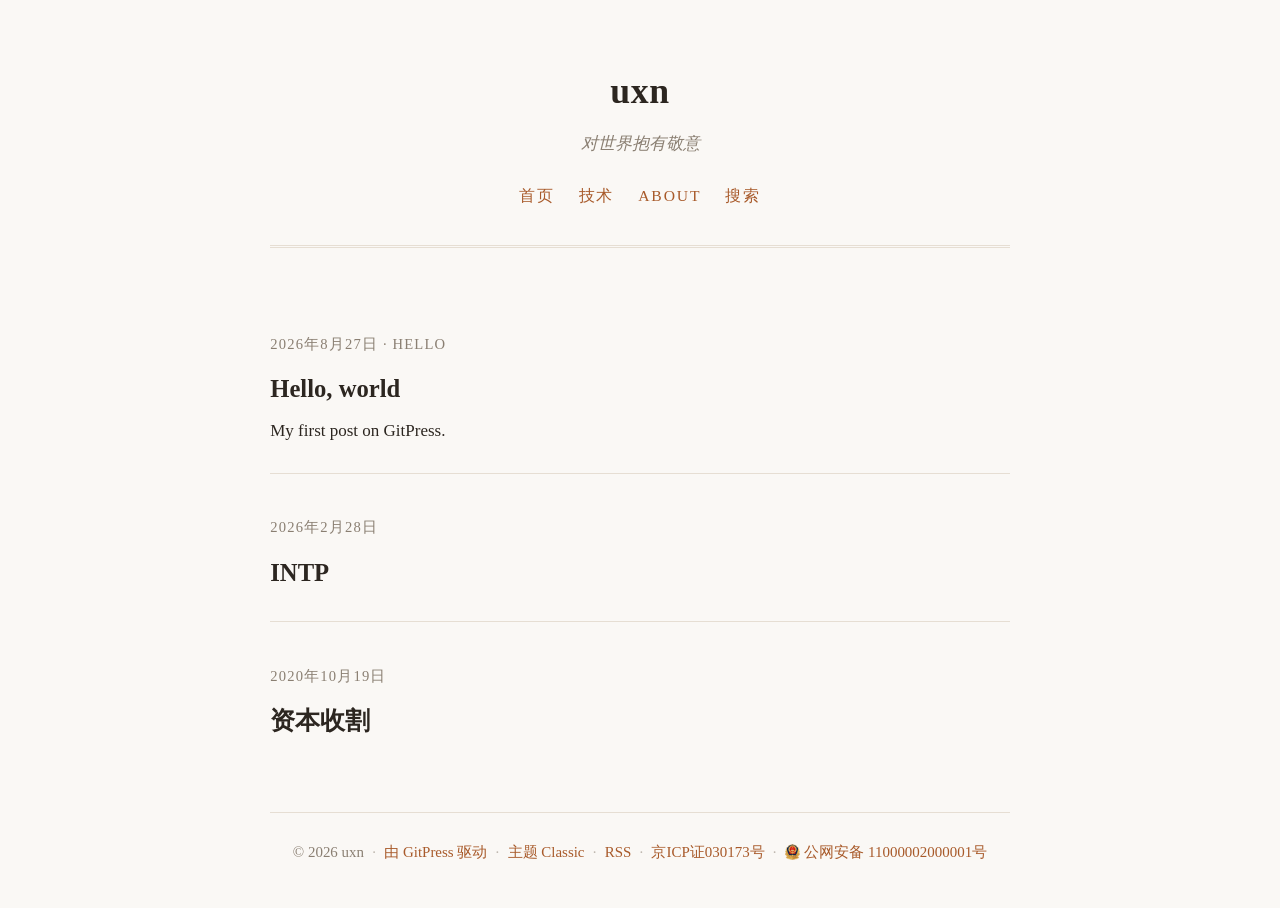
<file: index.html>
<!DOCTYPE html><html lang="zh-CN" style="--accent: #a85a2a"> <head><meta charset="utf-8"><meta name="viewport" content="width=device-width, initial-scale=1"><title>uxn</title><meta name="description" content="对世界抱有敬意"><meta name="generator" content="GitPress"><link rel="canonical" href="https://uxn.cc/"><meta property="og:type" content="website"><meta property="og:title" content="uxn"><meta property="og:description" content="对世界抱有敬意"><meta property="og:url" content="https://uxn.cc/"><meta name="twitter:card" content="summary"><meta name="twitter:title" content="uxn"><meta name="twitter:description" content="对世界抱有敬意"><script type="application/ld+json">{"@context":"https://schema.org","@type":"WebSite","name":"uxn","description":"对世界抱有敬意","url":"https://uxn.cc/"}</script><link rel="alternate" type="application/rss+xml" title="uxn" href="/rss.xml"><link rel="stylesheet" href="/_astro/_page_.W3aUXSeb.css"><script id="gitpress-build-check">(function(){var BUILD_ID="aaa9a08dedea";var META="/gitpress-build.json";var SW="/sw.js";var SCOPE="/";try{if("serviceWorker"in navigator)navigator.serviceWorker.register(SW,{scope:SCOPE});}catch(e){}fetch(META+(META.indexOf("?")>=0?"&":"?")+"t="+Date.now(),{cache:"no-store"}).then(function(r){return r.ok?r.json():null;}).then(function(meta){if(!meta||!meta.id||meta.id===BUILD_ID)return;var key="gp-bust:"+meta.id;try{if(sessionStorage.getItem(key))return;sessionStorage.setItem(key,"1");}catch(e){}if(typeof caches!=="undefined"){caches.keys().then(function(keys){return Promise.all(keys.map(function(k){return caches.delete(k);}));}).finally(function(){location.reload();});}else{location.reload();}}).catch(function(){});})();</script></head> <body> <header class="site-header" data-pagefind-ignore> <div class="site-brand">  <div class="site-brand-copy">  <p class="site-title"> <a href="/">uxn</a> </p> </div> </div> <input type="checkbox" id="nav-toggle" class="nav-toggle-checkbox"> <label for="nav-toggle" class="nav-toggle-label" aria-label="Toggle menu"> <span></span><span></span><span></span> </label> <p class="site-tagline">对世界抱有敬意</p> <nav class="site-nav"> <a href="/"> 首页 </a><a href="/categories/j/"> 技术 </a><a href="/about/"> About </a><a href="/search/"> 搜索 </a> </nav> </header> <main class="site-main"> <article class="post-item"> <p class="post-meta"> 2026年8月27日  · hello </p> <h2> <a href="/posts/hello-world/">Hello, world</a> </h2> <p class="post-excerpt">My first post on GitPress.</p> </article><article class="post-item"> <p class="post-meta"> 2026年2月28日  </p> <h2> <a href="/posts/intp/">INTP</a> </h2>  </article><article class="post-item"> <p class="post-meta"> 2020年10月19日  </p> <h2> <a href="/posts/资本收割/">资本收割</a> </h2>  </article>  </main> <footer class="site-footer" data-pagefind-ignore> <ul class="site-footer-list"> <li> <span>© 2026 uxn</span> </li><li> <a href="https://gitpress.net" target="_blank" rel="generator">  由 GitPress 驱动 </a> </li><li> <a href="https://github.com/tap6/gitpress" target="_blank" rel="noopener noreferrer">  主题 Classic </a> </li><li> <a href="/rss.xml">  RSS </a> </li><li> <a href="https://beian.miit.gov.cn/" target="_blank" rel="noopener noreferrer">  京ICP证030173号 </a> </li><li> <a class="site-footer-gongan" href="https://beian.mps.gov.cn/#/query/webSearch?recordcode=11000002000001" target="_blank" rel="noopener noreferrer"> <img src="[data-uri]" width="15" height="16" alt=""> 公网安备 11000002000001号 </a> </li> </ul> </footer> </body></html>
</file>
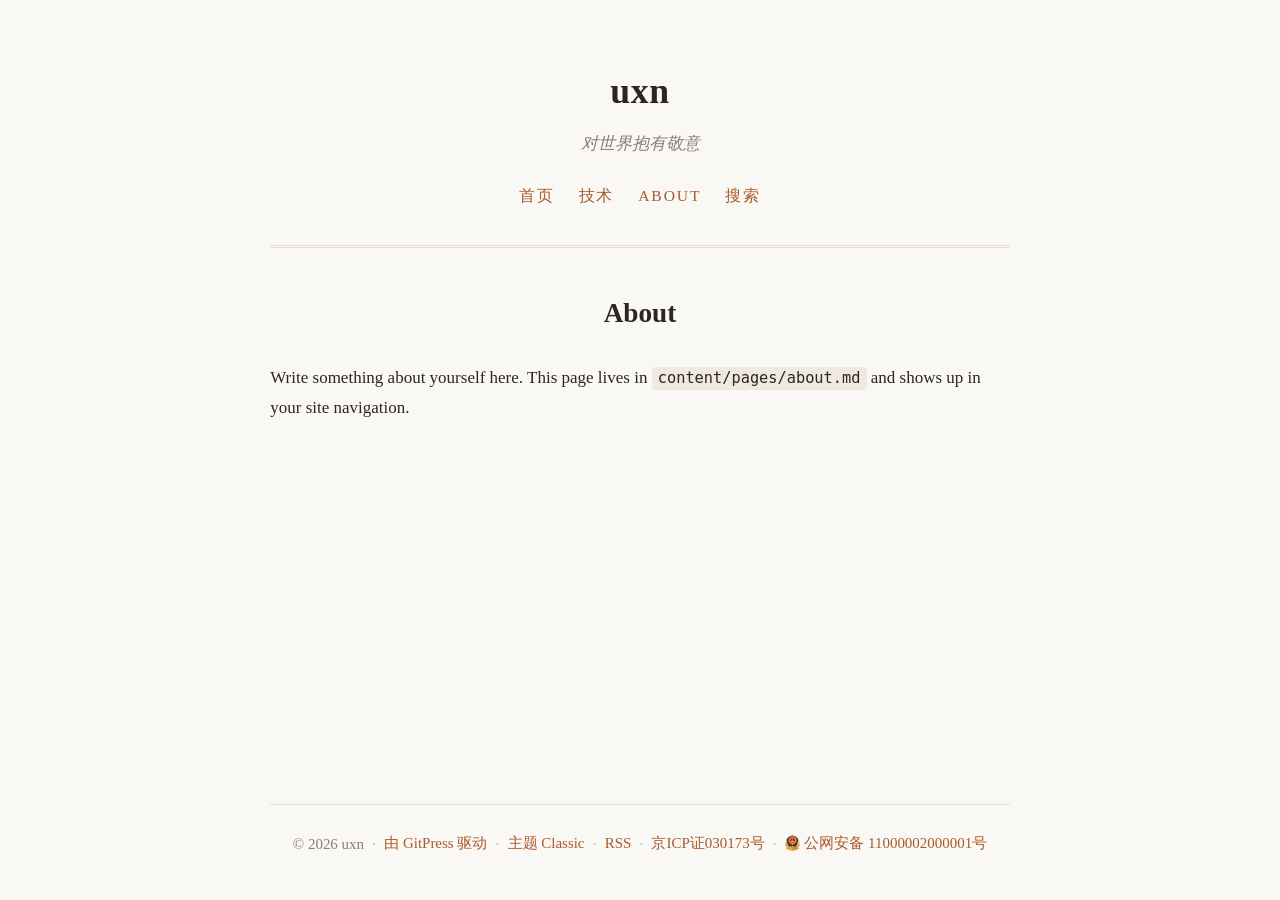
<file: about/index.html>
<!DOCTYPE html><html lang="zh-CN" style="--accent: #a85a2a"> <head><meta charset="utf-8"><meta name="viewport" content="width=device-width, initial-scale=1"><title>About — uxn</title><meta name="description" content="对世界抱有敬意"><meta name="generator" content="GitPress"><link rel="canonical" href="https://uxn.cc/about/"><meta property="og:type" content="website"><meta property="og:title" content="About — uxn"><meta property="og:description" content="对世界抱有敬意"><meta property="og:url" content="https://uxn.cc/about/"><meta name="twitter:card" content="summary"><meta name="twitter:title" content="About — uxn"><meta name="twitter:description" content="对世界抱有敬意"><script type="application/ld+json">{"@context":"https://schema.org","@type":"WebSite","name":"uxn","description":"对世界抱有敬意","url":"https://uxn.cc/"}</script><link rel="alternate" type="application/rss+xml" title="uxn" href="/rss.xml"><link rel="stylesheet" href="/_astro/_page_.W3aUXSeb.css"><script id="gitpress-build-check">(function(){var BUILD_ID="aaa9a08dedea";var META="/gitpress-build.json";var SW="/sw.js";var SCOPE="/";try{if("serviceWorker"in navigator)navigator.serviceWorker.register(SW,{scope:SCOPE});}catch(e){}fetch(META+(META.indexOf("?")>=0?"&":"?")+"t="+Date.now(),{cache:"no-store"}).then(function(r){return r.ok?r.json():null;}).then(function(meta){if(!meta||!meta.id||meta.id===BUILD_ID)return;var key="gp-bust:"+meta.id;try{if(sessionStorage.getItem(key))return;sessionStorage.setItem(key,"1");}catch(e){}if(typeof caches!=="undefined"){caches.keys().then(function(keys){return Promise.all(keys.map(function(k){return caches.delete(k);}));}).finally(function(){location.reload();});}else{location.reload();}}).catch(function(){});})();</script></head> <body> <header class="site-header" data-pagefind-ignore> <div class="site-brand">  <div class="site-brand-copy">  <p class="site-title"> <a href="/">uxn</a> </p> </div> </div> <input type="checkbox" id="nav-toggle" class="nav-toggle-checkbox"> <label for="nav-toggle" class="nav-toggle-label" aria-label="Toggle menu"> <span></span><span></span><span></span> </label> <p class="site-tagline">对世界抱有敬意</p> <nav class="site-nav"> <a href="/"> 首页 </a><a href="/categories/j/"> 技术 </a><a href="/about/"> About </a><a href="/search/"> 搜索 </a> </nav> </header> <main class="site-main">  <article data-pagefind-body> <h1 class="page-heading">About</h1> <div class="prose"> <p>Write something about yourself here. This page lives in <code>content/pages/about.md</code>
and shows up in your site navigation.</p> </div> </article>  </main> <footer class="site-footer" data-pagefind-ignore> <ul class="site-footer-list"> <li> <span>© 2026 uxn</span> </li><li> <a href="https://gitpress.net" target="_blank" rel="generator">  由 GitPress 驱动 </a> </li><li> <a href="https://github.com/tap6/gitpress" target="_blank" rel="noopener noreferrer">  主题 Classic </a> </li><li> <a href="/rss.xml">  RSS </a> </li><li> <a href="https://beian.miit.gov.cn/" target="_blank" rel="noopener noreferrer">  京ICP证030173号 </a> </li><li> <a class="site-footer-gongan" href="https://beian.mps.gov.cn/#/query/webSearch?recordcode=11000002000001" target="_blank" rel="noopener noreferrer"> <img src="[data-uri]" width="15" height="16" alt=""> 公网安备 11000002000001号 </a> </li> </ul> </footer> </body></html>
</file>
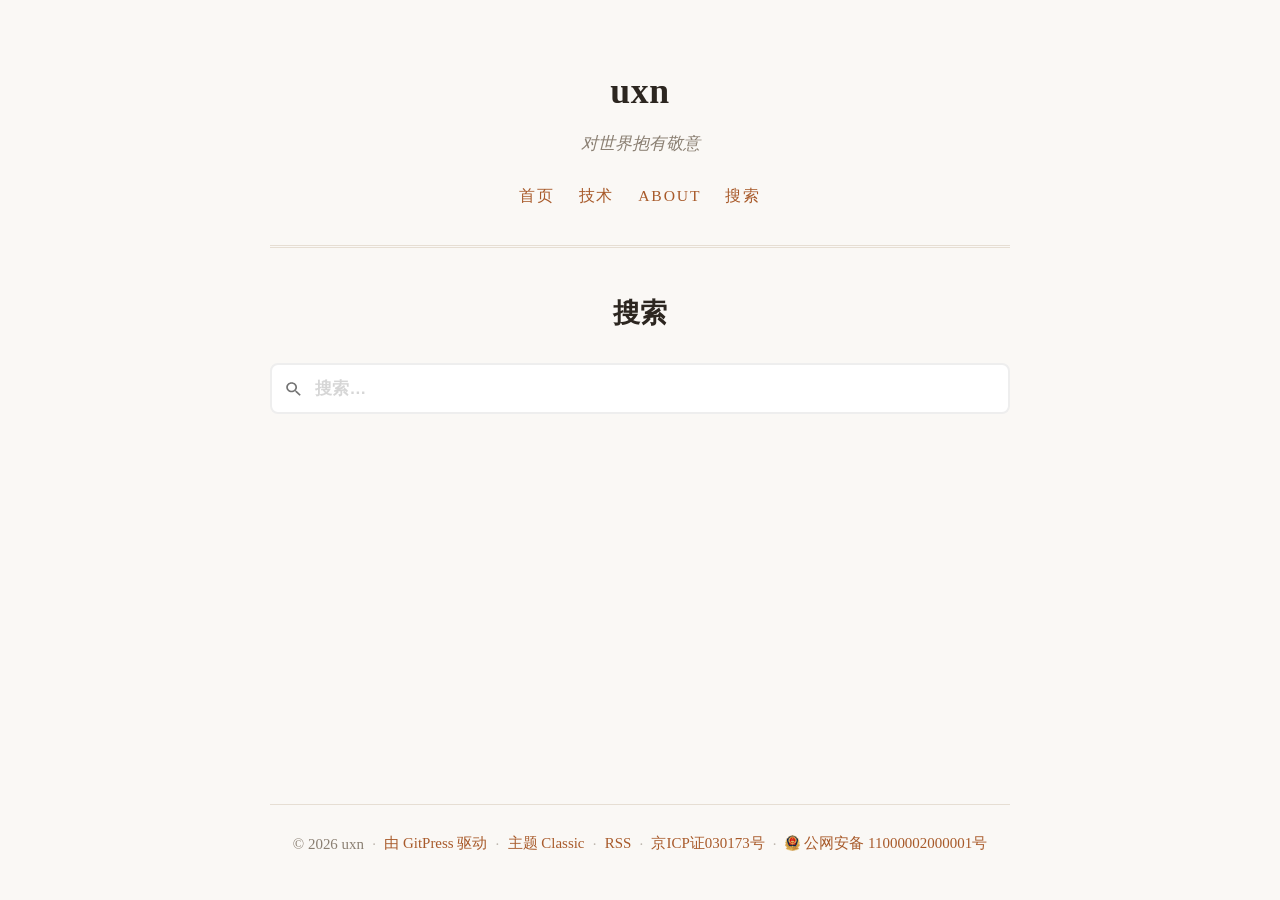
<file: search/index.html>
<!DOCTYPE html><html lang="zh-CN" style="--accent: #a85a2a"> <head><meta charset="utf-8"><meta name="viewport" content="width=device-width, initial-scale=1"><title>搜索 — uxn</title><meta name="description" content="搜索"><meta name="generator" content="GitPress"><link rel="canonical" href="https://uxn.cc/search/"><meta property="og:type" content="website"><meta property="og:title" content="搜索 — uxn"><meta property="og:description" content="搜索"><meta property="og:url" content="https://uxn.cc/search/"><meta name="twitter:card" content="summary"><meta name="twitter:title" content="搜索 — uxn"><meta name="twitter:description" content="搜索"><script type="application/ld+json">{"@context":"https://schema.org","@type":"WebSite","name":"uxn","description":"搜索","url":"https://uxn.cc/"}</script><link rel="alternate" type="application/rss+xml" title="uxn" href="/rss.xml"><link rel="stylesheet" href="/_astro/_page_.W3aUXSeb.css"><script id="gitpress-build-check">(function(){var BUILD_ID="aaa9a08dedea";var META="/gitpress-build.json";var SW="/sw.js";var SCOPE="/";try{if("serviceWorker"in navigator)navigator.serviceWorker.register(SW,{scope:SCOPE});}catch(e){}fetch(META+(META.indexOf("?")>=0?"&":"?")+"t="+Date.now(),{cache:"no-store"}).then(function(r){return r.ok?r.json():null;}).then(function(meta){if(!meta||!meta.id||meta.id===BUILD_ID)return;var key="gp-bust:"+meta.id;try{if(sessionStorage.getItem(key))return;sessionStorage.setItem(key,"1");}catch(e){}if(typeof caches!=="undefined"){caches.keys().then(function(keys){return Promise.all(keys.map(function(k){return caches.delete(k);}));}).finally(function(){location.reload();});}else{location.reload();}}).catch(function(){});})();</script></head> <body> <header class="site-header" data-pagefind-ignore> <div class="site-brand">  <div class="site-brand-copy">  <p class="site-title"> <a href="/">uxn</a> </p> </div> </div> <input type="checkbox" id="nav-toggle" class="nav-toggle-checkbox"> <label for="nav-toggle" class="nav-toggle-label" aria-label="Toggle menu"> <span></span><span></span><span></span> </label> <p class="site-tagline">对世界抱有敬意</p> <nav class="site-nav"> <a href="/"> 首页 </a><a href="/categories/j/"> 技术 </a><a href="/about/"> About </a><a href="/search/"> 搜索 </a> </nav> </header> <main class="site-main">  <article> <h1 class="page-heading">搜索</h1> <div class="site-search" data-pagefind-ignore> <div id="gitpress-search"></div> <p class="search-fallback" id="gitpress-search-fallback" hidden> 搜索暂时不可用。站点完成构建后即可使用。 </p> </div> <link rel="stylesheet" href="/pagefind/pagefind-ui.css"> <script src="/pagefind/pagefind-ui.js"></script> <script>(function(){const bundlePath = "/pagefind/";
const pf = {"placeholder":"搜索…","clear_search":"清除","load_more":"加载更多","search_label":"搜索本站","filters_label":"筛选","zero_results":"没有找到「[SEARCH_TERM]」","many_results":"「[SEARCH_TERM]」的 [COUNT] 条结果","one_result":"「[SEARCH_TERM]」的 [COUNT] 条结果","alt_search":"没有找到「[SEARCH_TERM]」。显示「[DIFFERENT_TERM]」的结果","search_suggestion":"没有找到「[SEARCH_TERM]」。试试：","searching":"正在搜索「[SEARCH_TERM]」…"};

  (function () {
    var fallback = document.getElementById("gitpress-search-fallback");
    function fail() {
      if (fallback) fallback.hidden = false;
    }
    function init() {
      var UI = window.PagefindUI;
      if (typeof UI !== "function") {
        fail();
        return;
      }
      try {
        new UI({
          element: "#gitpress-search",
          bundlePath: bundlePath,
          showSubResults: true,
          translations: pf,
        });
      } catch (error) {
        fail();
      }
    }
    if (document.readyState === "loading") {
      document.addEventListener("DOMContentLoaded", init);
    } else {
      init();
    }
  })();
})();</script> </article>  </main> <footer class="site-footer" data-pagefind-ignore> <ul class="site-footer-list"> <li> <span>© 2026 uxn</span> </li><li> <a href="https://gitpress.net" target="_blank" rel="generator">  由 GitPress 驱动 </a> </li><li> <a href="https://github.com/tap6/gitpress" target="_blank" rel="noopener noreferrer">  主题 Classic </a> </li><li> <a href="/rss.xml">  RSS </a> </li><li> <a href="https://beian.miit.gov.cn/" target="_blank" rel="noopener noreferrer">  京ICP证030173号 </a> </li><li> <a class="site-footer-gongan" href="https://beian.mps.gov.cn/#/query/webSearch?recordcode=11000002000001" target="_blank" rel="noopener noreferrer"> <img src="[data-uri]" width="15" height="16" alt=""> 公网安备 11000002000001号 </a> </li> </ul> </footer> </body></html>
</file>
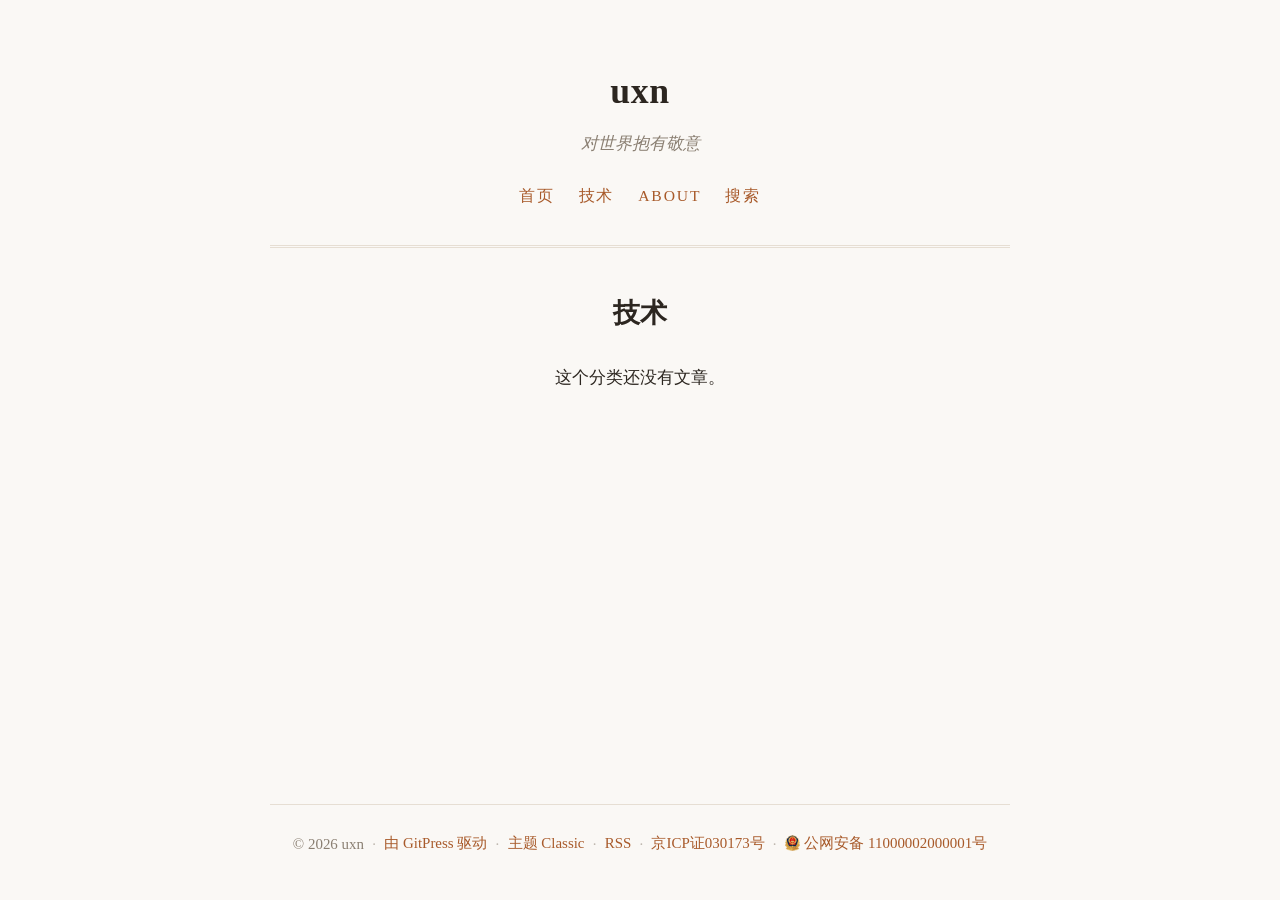
<file: categories/j/index.html>
<!DOCTYPE html><html lang="zh-CN" style="--accent: #a85a2a"> <head><meta charset="utf-8"><meta name="viewport" content="width=device-width, initial-scale=1"><title>技术 — uxn</title><meta name="description" content="对世界抱有敬意"><meta name="generator" content="GitPress"><link rel="canonical" href="https://uxn.cc/categories/j/"><meta property="og:type" content="website"><meta property="og:title" content="技术 — uxn"><meta property="og:description" content="对世界抱有敬意"><meta property="og:url" content="https://uxn.cc/categories/j/"><meta name="twitter:card" content="summary"><meta name="twitter:title" content="技术 — uxn"><meta name="twitter:description" content="对世界抱有敬意"><script type="application/ld+json">{"@context":"https://schema.org","@type":"WebSite","name":"uxn","description":"对世界抱有敬意","url":"https://uxn.cc/"}</script><link rel="alternate" type="application/rss+xml" title="uxn" href="/rss.xml"><link rel="stylesheet" href="/_astro/_page_.W3aUXSeb.css"><script id="gitpress-build-check">(function(){var BUILD_ID="aaa9a08dedea";var META="/gitpress-build.json";var SW="/sw.js";var SCOPE="/";try{if("serviceWorker"in navigator)navigator.serviceWorker.register(SW,{scope:SCOPE});}catch(e){}fetch(META+(META.indexOf("?")>=0?"&":"?")+"t="+Date.now(),{cache:"no-store"}).then(function(r){return r.ok?r.json():null;}).then(function(meta){if(!meta||!meta.id||meta.id===BUILD_ID)return;var key="gp-bust:"+meta.id;try{if(sessionStorage.getItem(key))return;sessionStorage.setItem(key,"1");}catch(e){}if(typeof caches!=="undefined"){caches.keys().then(function(keys){return Promise.all(keys.map(function(k){return caches.delete(k);}));}).finally(function(){location.reload();});}else{location.reload();}}).catch(function(){});})();</script></head> <body> <header class="site-header" data-pagefind-ignore> <div class="site-brand">  <div class="site-brand-copy">  <p class="site-title"> <a href="/">uxn</a> </p> </div> </div> <input type="checkbox" id="nav-toggle" class="nav-toggle-checkbox"> <label for="nav-toggle" class="nav-toggle-label" aria-label="Toggle menu"> <span></span><span></span><span></span> </label> <p class="site-tagline">对世界抱有敬意</p> <nav class="site-nav"> <a href="/"> 首页 </a><a href="/categories/j/"> 技术 </a><a href="/about/"> About </a><a href="/search/"> 搜索 </a> </nav> </header> <main class="site-main">  <h1 class="page-heading">技术</h1> <p style="text-align:center">这个分类还没有文章。</p>  </main> <footer class="site-footer" data-pagefind-ignore> <ul class="site-footer-list"> <li> <span>© 2026 uxn</span> </li><li> <a href="https://gitpress.net" target="_blank" rel="generator">  由 GitPress 驱动 </a> </li><li> <a href="https://github.com/tap6/gitpress" target="_blank" rel="noopener noreferrer">  主题 Classic </a> </li><li> <a href="/rss.xml">  RSS </a> </li><li> <a href="https://beian.miit.gov.cn/" target="_blank" rel="noopener noreferrer">  京ICP证030173号 </a> </li><li> <a class="site-footer-gongan" href="https://beian.mps.gov.cn/#/query/webSearch?recordcode=11000002000001" target="_blank" rel="noopener noreferrer"> <img src="[data-uri]" width="15" height="16" alt=""> 公网安备 11000002000001号 </a> </li> </ul> </footer> </body></html>
</file>
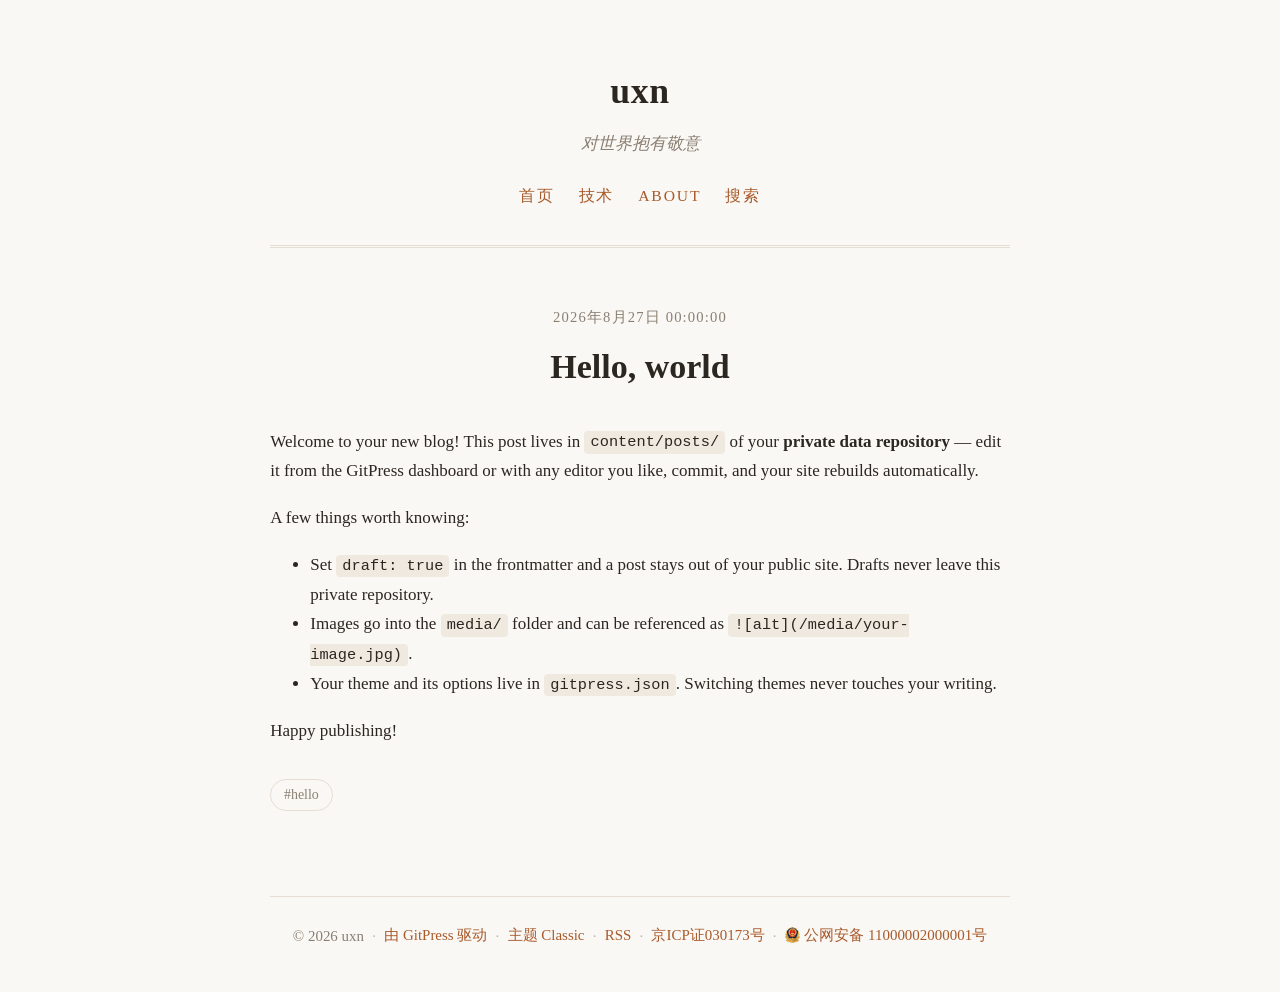
<file: posts/hello-world/index.html>
<!DOCTYPE html><html lang="zh-CN" style="--accent: #a85a2a"> <head><meta charset="utf-8"><meta name="viewport" content="width=device-width, initial-scale=1"><title>Hello, world — uxn</title><meta name="description" content="My first post on GitPress."><meta name="generator" content="GitPress"><link rel="canonical" href="https://uxn.cc/posts/hello-world/"><meta property="og:type" content="article"><meta property="og:title" content="Hello, world — uxn"><meta property="og:description" content="My first post on GitPress."><meta property="og:url" content="https://uxn.cc/posts/hello-world/"><meta name="twitter:card" content="summary"><meta name="twitter:title" content="Hello, world — uxn"><meta name="twitter:description" content="My first post on GitPress."><meta property="article:published_time" content="2026-08-26T16:00:00.000Z"><script type="application/ld+json">{"@context":"https://schema.org","@type":"BlogPosting","headline":"Hello, world","description":"My first post on GitPress.","datePublished":"2026-08-26T16:00:00.000Z","url":"https://uxn.cc/posts/hello-world/","author":{"@type":"Person","name":"tap6"}}</script><link rel="alternate" type="application/rss+xml" title="uxn" href="/rss.xml"><link rel="stylesheet" href="/_astro/_page_.W3aUXSeb.css"><script id="gitpress-build-check">(function(){var BUILD_ID="aaa9a08dedea";var META="/gitpress-build.json";var SW="/sw.js";var SCOPE="/";try{if("serviceWorker"in navigator)navigator.serviceWorker.register(SW,{scope:SCOPE});}catch(e){}fetch(META+(META.indexOf("?")>=0?"&":"?")+"t="+Date.now(),{cache:"no-store"}).then(function(r){return r.ok?r.json():null;}).then(function(meta){if(!meta||!meta.id||meta.id===BUILD_ID)return;var key="gp-bust:"+meta.id;try{if(sessionStorage.getItem(key))return;sessionStorage.setItem(key,"1");}catch(e){}if(typeof caches!=="undefined"){caches.keys().then(function(keys){return Promise.all(keys.map(function(k){return caches.delete(k);}));}).finally(function(){location.reload();});}else{location.reload();}}).catch(function(){});})();</script></head> <body> <header class="site-header" data-pagefind-ignore> <div class="site-brand">  <div class="site-brand-copy">  <p class="site-title"> <a href="/">uxn</a> </p> </div> </div> <input type="checkbox" id="nav-toggle" class="nav-toggle-checkbox"> <label for="nav-toggle" class="nav-toggle-label" aria-label="Toggle menu"> <span></span><span></span><span></span> </label> <p class="site-tagline">对世界抱有敬意</p> <nav class="site-nav"> <a href="/"> 首页 </a><a href="/categories/j/"> 技术 </a><a href="/about/"> About </a><a href="/search/"> 搜索 </a> </nav> </header> <main class="site-main">  <article> <div data-pagefind-body> <header class="article-header"> <p class="post-meta"> 2026年8月27日 00:00:00  </p> <h1>Hello, world</h1> </header>  <div class="prose"> <p>Welcome to your new blog! This post lives in <code>content/posts/</code> of your <strong>private
data repository</strong> — edit it from the GitPress dashboard or with any editor you
like, commit, and your site rebuilds automatically.</p>
<p>A few things worth knowing:</p>
<ul>
<li>Set <code>draft: true</code> in the frontmatter and a post stays out of your public
site. Drafts never leave this private repository.</li>
<li>Images go into the <code>media/</code> folder and can be referenced as
<code>![alt](/media/your-image.jpg)</code>.</li>
<li>Your theme and its options live in <code>gitpress.json</code>. Switching themes never
touches your writing.</li>
</ul>
<p>Happy publishing!</p> </div> </div> <nav class="tag-list"> <a href="/tags/hello/">#hello</a> </nav> <div id="gitpress-comments" class="comments"> <script src="https://giscus.app/client.js" data-repo="tap6/uxn" data-repo-id="R_kgDOUGeLAQ" data-category="Announcements" data-category-id="DIC_kwDOUGeLAc4DEeiv" data-mapping="pathname" data-strict="0" data-reactions-enabled="1" data-emit-metadata="0" data-input-position="bottom" data-theme="light" data-lang="zh-CN" data-loading="lazy" crossorigin="anonymous" async></script> </div> </article>  </main> <footer class="site-footer" data-pagefind-ignore> <ul class="site-footer-list"> <li> <span>© 2026 uxn</span> </li><li> <a href="https://gitpress.net" target="_blank" rel="generator">  由 GitPress 驱动 </a> </li><li> <a href="https://github.com/tap6/gitpress" target="_blank" rel="noopener noreferrer">  主题 Classic </a> </li><li> <a href="/rss.xml">  RSS </a> </li><li> <a href="https://beian.miit.gov.cn/" target="_blank" rel="noopener noreferrer">  京ICP证030173号 </a> </li><li> <a class="site-footer-gongan" href="https://beian.mps.gov.cn/#/query/webSearch?recordcode=11000002000001" target="_blank" rel="noopener noreferrer"> <img src="[data-uri]" width="15" height="16" alt=""> 公网安备 11000002000001号 </a> </li> </ul> </footer> </body></html>
</file>
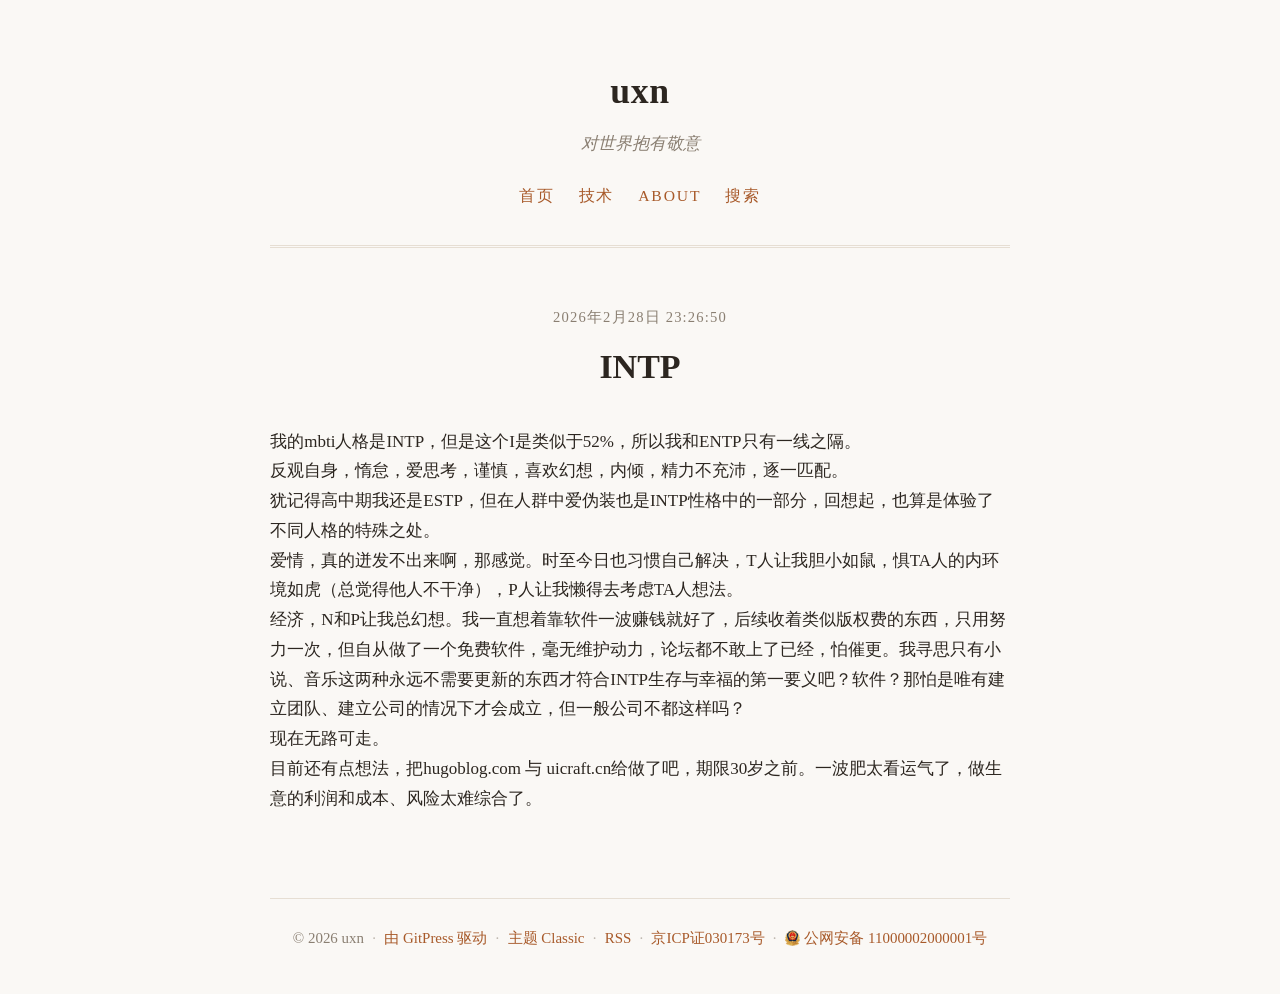
<file: posts/intp/index.html>
<!DOCTYPE html><html lang="zh-CN" style="--accent: #a85a2a"> <head><meta charset="utf-8"><meta name="viewport" content="width=device-width, initial-scale=1"><title>INTP — uxn</title><meta name="description" content="对世界抱有敬意"><meta name="generator" content="GitPress"><link rel="canonical" href="https://uxn.cc/posts/intp/"><meta property="og:type" content="article"><meta property="og:title" content="INTP — uxn"><meta property="og:description" content="对世界抱有敬意"><meta property="og:url" content="https://uxn.cc/posts/intp/"><meta name="twitter:card" content="summary"><meta name="twitter:title" content="INTP — uxn"><meta name="twitter:description" content="对世界抱有敬意"><meta property="article:published_time" content="2026-02-28T15:26:50.000Z"><script type="application/ld+json">{"@context":"https://schema.org","@type":"BlogPosting","headline":"INTP","description":"对世界抱有敬意","datePublished":"2026-02-28T15:26:50.000Z","url":"https://uxn.cc/posts/intp/","author":{"@type":"Person","name":"tap6"}}</script><link rel="alternate" type="application/rss+xml" title="uxn" href="/rss.xml"><link rel="stylesheet" href="/_astro/_page_.W3aUXSeb.css"><script id="gitpress-build-check">(function(){var BUILD_ID="aaa9a08dedea";var META="/gitpress-build.json";var SW="/sw.js";var SCOPE="/";try{if("serviceWorker"in navigator)navigator.serviceWorker.register(SW,{scope:SCOPE});}catch(e){}fetch(META+(META.indexOf("?")>=0?"&":"?")+"t="+Date.now(),{cache:"no-store"}).then(function(r){return r.ok?r.json():null;}).then(function(meta){if(!meta||!meta.id||meta.id===BUILD_ID)return;var key="gp-bust:"+meta.id;try{if(sessionStorage.getItem(key))return;sessionStorage.setItem(key,"1");}catch(e){}if(typeof caches!=="undefined"){caches.keys().then(function(keys){return Promise.all(keys.map(function(k){return caches.delete(k);}));}).finally(function(){location.reload();});}else{location.reload();}}).catch(function(){});})();</script></head> <body> <header class="site-header" data-pagefind-ignore> <div class="site-brand">  <div class="site-brand-copy">  <p class="site-title"> <a href="/">uxn</a> </p> </div> </div> <input type="checkbox" id="nav-toggle" class="nav-toggle-checkbox"> <label for="nav-toggle" class="nav-toggle-label" aria-label="Toggle menu"> <span></span><span></span><span></span> </label> <p class="site-tagline">对世界抱有敬意</p> <nav class="site-nav"> <a href="/"> 首页 </a><a href="/categories/j/"> 技术 </a><a href="/about/"> About </a><a href="/search/"> 搜索 </a> </nav> </header> <main class="site-main">  <article> <div data-pagefind-body> <header class="article-header"> <p class="post-meta"> 2026年2月28日 23:26:50  </p> <h1>INTP</h1> </header>  <div class="prose"> <p>我的mbti人格是INTP，但是这个I是类似于52%，所以我和ENTP只有一线之隔。<br>
反观自身，惰怠，爱思考，谨慎，喜欢幻想，内倾，精力不充沛，逐一匹配。<br>
犹记得高中期我还是ESTP，但在人群中爱伪装也是INTP性格中的一部分，回想起，也算是体验了不同人格的特殊之处。<br>
爱情，真的迸发不出来啊，那感觉。时至今日也习惯自己解决，T人让我胆小如鼠，惧TA人的内环境如虎（总觉得他人不干净），P人让我懒得去考虑TA人想法。<br>
经济，N和P让我总幻想。我一直想着靠软件一波赚钱就好了，后续收着类似版权费的东西，只用努力一次，但自从做了一个免费软件，毫无维护动力，论坛都不敢上了已经，怕催更。我寻思只有小说、音乐这两种永远不需要更新的东西才符合INTP生存与幸福的第一要义吧？软件？那怕是唯有建立团队、建立公司的情况下才会成立，但一般公司不都这样吗？<br>
现在无路可走。<br>
目前还有点想法，把hugoblog.com 与 uicraft.cn给做了吧，期限30岁之前。一波肥太看运气了，做生意的利润和成本、风险太难综合了。</p> </div> </div>  <div id="gitpress-comments" class="comments"> <script src="https://giscus.app/client.js" data-repo="tap6/uxn" data-repo-id="R_kgDOUGeLAQ" data-category="Announcements" data-category-id="DIC_kwDOUGeLAc4DEeiv" data-mapping="pathname" data-strict="0" data-reactions-enabled="1" data-emit-metadata="0" data-input-position="bottom" data-theme="light" data-lang="zh-CN" data-loading="lazy" crossorigin="anonymous" async></script> </div> </article>  </main> <footer class="site-footer" data-pagefind-ignore> <ul class="site-footer-list"> <li> <span>© 2026 uxn</span> </li><li> <a href="https://gitpress.net" target="_blank" rel="generator">  由 GitPress 驱动 </a> </li><li> <a href="https://github.com/tap6/gitpress" target="_blank" rel="noopener noreferrer">  主题 Classic </a> </li><li> <a href="/rss.xml">  RSS </a> </li><li> <a href="https://beian.miit.gov.cn/" target="_blank" rel="noopener noreferrer">  京ICP证030173号 </a> </li><li> <a class="site-footer-gongan" href="https://beian.mps.gov.cn/#/query/webSearch?recordcode=11000002000001" target="_blank" rel="noopener noreferrer"> <img src="[data-uri]" width="15" height="16" alt=""> 公网安备 11000002000001号 </a> </li> </ul> </footer> </body></html>
</file>
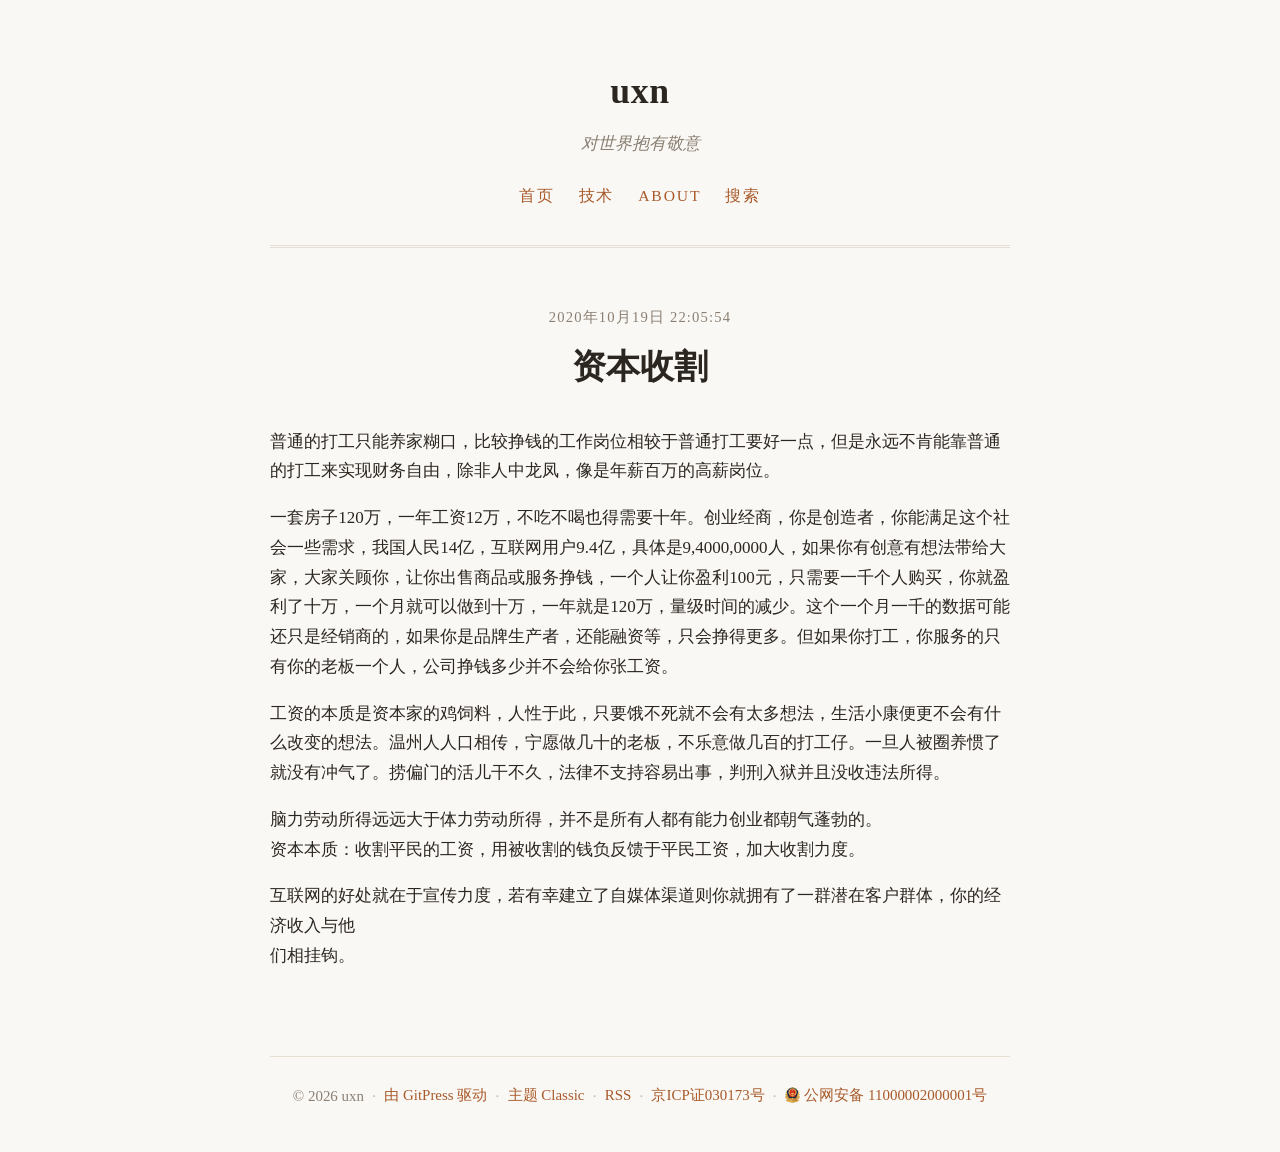
<file: posts/资本收割/index.html>
<!DOCTYPE html><html lang="zh-CN" style="--accent: #a85a2a"> <head><meta charset="utf-8"><meta name="viewport" content="width=device-width, initial-scale=1"><title>资本收割 — uxn</title><meta name="description" content="对世界抱有敬意"><meta name="generator" content="GitPress"><link rel="canonical" href="https://uxn.cc/posts/%E8%B5%84%E6%9C%AC%E6%94%B6%E5%89%B2/"><meta property="og:type" content="article"><meta property="og:title" content="资本收割 — uxn"><meta property="og:description" content="对世界抱有敬意"><meta property="og:url" content="https://uxn.cc/posts/%E8%B5%84%E6%9C%AC%E6%94%B6%E5%89%B2/"><meta name="twitter:card" content="summary"><meta name="twitter:title" content="资本收割 — uxn"><meta name="twitter:description" content="对世界抱有敬意"><meta property="article:published_time" content="2020-10-19T14:05:54.000Z"><script type="application/ld+json">{"@context":"https://schema.org","@type":"BlogPosting","headline":"资本收割","description":"对世界抱有敬意","datePublished":"2020-10-19T14:05:54.000Z","url":"https://uxn.cc/posts/%E8%B5%84%E6%9C%AC%E6%94%B6%E5%89%B2/","author":{"@type":"Person","name":"tap6"}}</script><link rel="alternate" type="application/rss+xml" title="uxn" href="/rss.xml"><link rel="stylesheet" href="/_astro/_page_.W3aUXSeb.css"><script id="gitpress-build-check">(function(){var BUILD_ID="aaa9a08dedea";var META="/gitpress-build.json";var SW="/sw.js";var SCOPE="/";try{if("serviceWorker"in navigator)navigator.serviceWorker.register(SW,{scope:SCOPE});}catch(e){}fetch(META+(META.indexOf("?")>=0?"&":"?")+"t="+Date.now(),{cache:"no-store"}).then(function(r){return r.ok?r.json():null;}).then(function(meta){if(!meta||!meta.id||meta.id===BUILD_ID)return;var key="gp-bust:"+meta.id;try{if(sessionStorage.getItem(key))return;sessionStorage.setItem(key,"1");}catch(e){}if(typeof caches!=="undefined"){caches.keys().then(function(keys){return Promise.all(keys.map(function(k){return caches.delete(k);}));}).finally(function(){location.reload();});}else{location.reload();}}).catch(function(){});})();</script></head> <body> <header class="site-header" data-pagefind-ignore> <div class="site-brand">  <div class="site-brand-copy">  <p class="site-title"> <a href="/">uxn</a> </p> </div> </div> <input type="checkbox" id="nav-toggle" class="nav-toggle-checkbox"> <label for="nav-toggle" class="nav-toggle-label" aria-label="Toggle menu"> <span></span><span></span><span></span> </label> <p class="site-tagline">对世界抱有敬意</p> <nav class="site-nav"> <a href="/"> 首页 </a><a href="/categories/j/"> 技术 </a><a href="/about/"> About </a><a href="/search/"> 搜索 </a> </nav> </header> <main class="site-main">  <article> <div data-pagefind-body> <header class="article-header"> <p class="post-meta"> 2020年10月19日 22:05:54  </p> <h1>资本收割</h1> </header>  <div class="prose"> <p>普通的打工只能养家糊口，比较挣钱的工作岗位相较于普通打工要好一点，但是永远不肯能靠普通的打工来实现财务自由，除非人中龙凤，像是年薪百万的高薪岗位。</p>
<p>一套房子120万，一年工资12万，不吃不喝也得需要十年。创业经商，你是创造者，你能满足这个社会一些需求，我国人民14亿，互联网用户9.4亿，具体是9,4000,0000人，如果你有创意有想法带给大家，大家关顾你，让你出售商品或服务挣钱，一个人让你盈利100元，只需要一千个人购买，你就盈利了十万，一个月就可以做到十万，一年就是120万，量级时间的减少。这个一个月一千的数据可能还只是经销商的，如果你是品牌生产者，还能融资等，只会挣得更多。但如果你打工，你服务的只有你的老板一个人，公司挣钱多少并不会给你张工资。</p>
<p>工资的本质是资本家的鸡饲料，人性于此，只要饿不死就不会有太多想法，生活小康便更不会有什么改变的想法。温州人人口相传，宁愿做几十的老板，不乐意做几百的打工仔。一旦人被圈养惯了就没有冲气了。捞偏门的活儿干不久，法律不支持容易出事，判刑入狱并且没收违法所得。</p>
<p>脑力劳动所得远远大于体力劳动所得，并不是所有人都有能力创业都朝气蓬勃的。<br>
资本本质：收割平民的工资，用被收割的钱负反馈于平民工资，加大收割力度。</p>
<p>互联网的好处就在于宣传力度，若有幸建立了自媒体渠道则你就拥有了一群潜在客户群体，你的经济收入与他<br>
们相挂钩。</p> </div> </div>  <div id="gitpress-comments" class="comments"> <script src="https://giscus.app/client.js" data-repo="tap6/uxn" data-repo-id="R_kgDOUGeLAQ" data-category="Announcements" data-category-id="DIC_kwDOUGeLAc4DEeiv" data-mapping="pathname" data-strict="0" data-reactions-enabled="1" data-emit-metadata="0" data-input-position="bottom" data-theme="light" data-lang="zh-CN" data-loading="lazy" crossorigin="anonymous" async></script> </div> </article>  </main> <footer class="site-footer" data-pagefind-ignore> <ul class="site-footer-list"> <li> <span>© 2026 uxn</span> </li><li> <a href="https://gitpress.net" target="_blank" rel="generator">  由 GitPress 驱动 </a> </li><li> <a href="https://github.com/tap6/gitpress" target="_blank" rel="noopener noreferrer">  主题 Classic </a> </li><li> <a href="/rss.xml">  RSS </a> </li><li> <a href="https://beian.miit.gov.cn/" target="_blank" rel="noopener noreferrer">  京ICP证030173号 </a> </li><li> <a class="site-footer-gongan" href="https://beian.mps.gov.cn/#/query/webSearch?recordcode=11000002000001" target="_blank" rel="noopener noreferrer"> <img src="[data-uri]" width="15" height="16" alt=""> 公网安备 11000002000001号 </a> </li> </ul> </footer> </body></html>
</file>
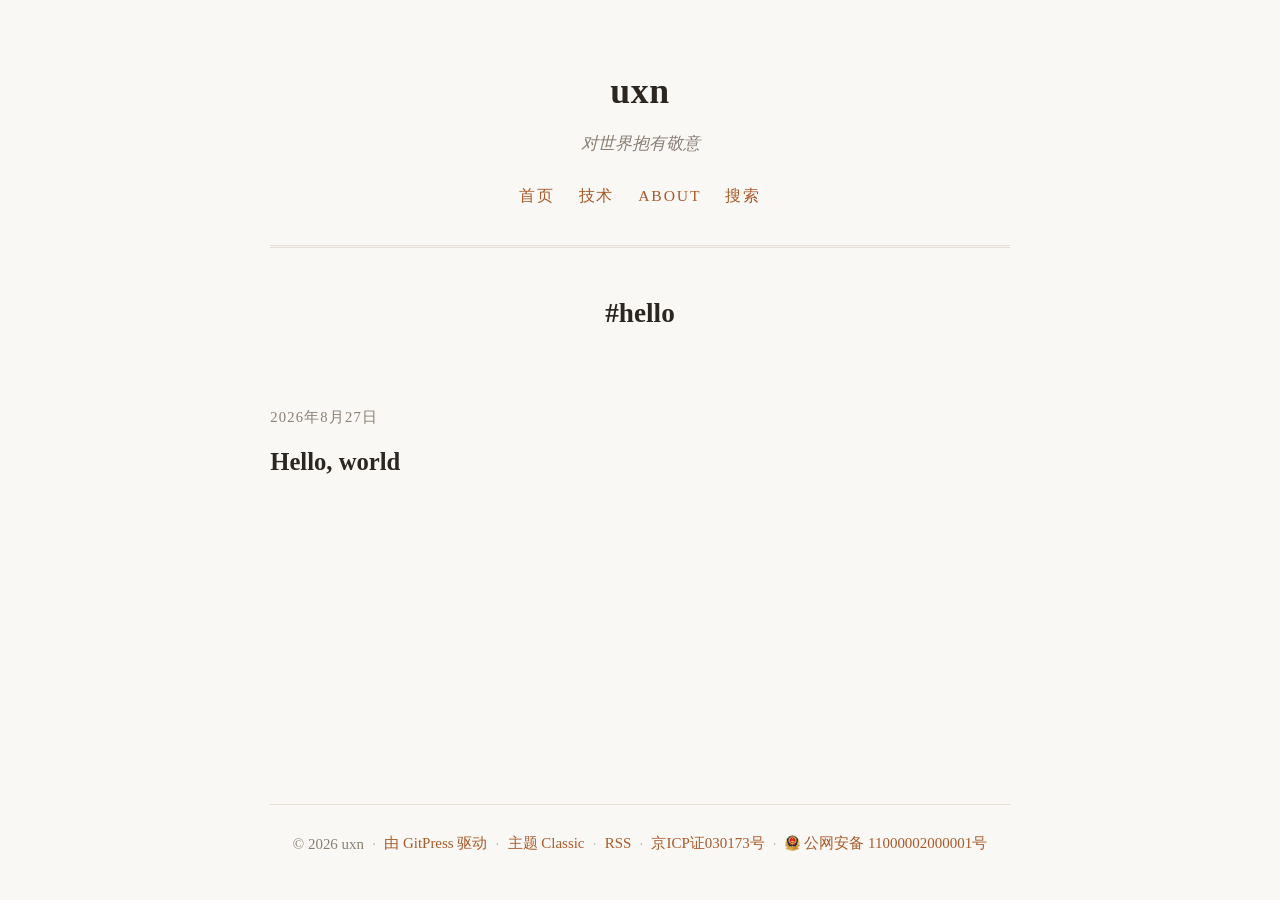
<file: tags/hello/index.html>
<!DOCTYPE html><html lang="zh-CN" style="--accent: #a85a2a"> <head><meta charset="utf-8"><meta name="viewport" content="width=device-width, initial-scale=1"><title>#hello — uxn</title><meta name="description" content="对世界抱有敬意"><meta name="generator" content="GitPress"><link rel="canonical" href="https://uxn.cc/tags/hello/"><meta property="og:type" content="website"><meta property="og:title" content="#hello — uxn"><meta property="og:description" content="对世界抱有敬意"><meta property="og:url" content="https://uxn.cc/tags/hello/"><meta name="twitter:card" content="summary"><meta name="twitter:title" content="#hello — uxn"><meta name="twitter:description" content="对世界抱有敬意"><script type="application/ld+json">{"@context":"https://schema.org","@type":"WebSite","name":"uxn","description":"对世界抱有敬意","url":"https://uxn.cc/"}</script><link rel="alternate" type="application/rss+xml" title="uxn" href="/rss.xml"><link rel="stylesheet" href="/_astro/_page_.W3aUXSeb.css"><script id="gitpress-build-check">(function(){var BUILD_ID="aaa9a08dedea";var META="/gitpress-build.json";var SW="/sw.js";var SCOPE="/";try{if("serviceWorker"in navigator)navigator.serviceWorker.register(SW,{scope:SCOPE});}catch(e){}fetch(META+(META.indexOf("?")>=0?"&":"?")+"t="+Date.now(),{cache:"no-store"}).then(function(r){return r.ok?r.json():null;}).then(function(meta){if(!meta||!meta.id||meta.id===BUILD_ID)return;var key="gp-bust:"+meta.id;try{if(sessionStorage.getItem(key))return;sessionStorage.setItem(key,"1");}catch(e){}if(typeof caches!=="undefined"){caches.keys().then(function(keys){return Promise.all(keys.map(function(k){return caches.delete(k);}));}).finally(function(){location.reload();});}else{location.reload();}}).catch(function(){});})();</script></head> <body> <header class="site-header" data-pagefind-ignore> <div class="site-brand">  <div class="site-brand-copy">  <p class="site-title"> <a href="/">uxn</a> </p> </div> </div> <input type="checkbox" id="nav-toggle" class="nav-toggle-checkbox"> <label for="nav-toggle" class="nav-toggle-label" aria-label="Toggle menu"> <span></span><span></span><span></span> </label> <p class="site-tagline">对世界抱有敬意</p> <nav class="site-nav"> <a href="/"> 首页 </a><a href="/categories/j/"> 技术 </a><a href="/about/"> About </a><a href="/search/"> 搜索 </a> </nav> </header> <main class="site-main">  <h1 class="page-heading">#hello</h1> <article class="post-item"> <p class="post-meta">2026年8月27日</p> <h2> <a href="/posts/hello-world/">Hello, world</a> </h2> </article> </main> <footer class="site-footer" data-pagefind-ignore> <ul class="site-footer-list"> <li> <span>© 2026 uxn</span> </li><li> <a href="https://gitpress.net" target="_blank" rel="generator">  由 GitPress 驱动 </a> </li><li> <a href="https://github.com/tap6/gitpress" target="_blank" rel="noopener noreferrer">  主题 Classic </a> </li><li> <a href="/rss.xml">  RSS </a> </li><li> <a href="https://beian.miit.gov.cn/" target="_blank" rel="noopener noreferrer">  京ICP证030173号 </a> </li><li> <a class="site-footer-gongan" href="https://beian.mps.gov.cn/#/query/webSearch?recordcode=11000002000001" target="_blank" rel="noopener noreferrer"> <img src="[data-uri]" width="15" height="16" alt=""> 公网安备 11000002000001号 </a> </li> </ul> </footer> </body></html>
</file>
<file: _astro/_page_.W3aUXSeb.css>
:root{--bg: #faf8f5;--text: #2c2620;--muted: #8a7f72;--rule: #e6ded3;--accent: #a85a2a}*{box-sizing:border-box}html{background:var(--bg);color:var(--text);font-family:Georgia,Songti SC,"Noto Serif SC",Times New Roman,serif;font-size:17px;line-height:1.75}body{margin:0 auto;max-width:46rem;padding:0 1.25rem;min-height:100vh;display:flex;flex-direction:column}a{color:var(--accent);text-decoration:none;border-bottom:1px solid transparent}a:hover{border-bottom-color:var(--accent)}.site-header{position:relative;text-align:center;padding:3.5rem 0 2rem;border-bottom:3px double var(--rule)}.site-brand{display:flex;flex-direction:column;align-items:center;gap:.75rem}.site-brand-copy{display:flex;flex-direction:column;align-items:center;gap:.35rem}.site-logo-link{border-bottom:none}.site-logo{display:block;max-height:3.25rem;max-width:min(16rem,80vw);width:auto;height:auto;object-fit:contain}.site-avatar{width:3.5rem;height:3.5rem;border-radius:50%;object-fit:cover}.site-title{margin:0;font-size:2.1rem;font-weight:700;letter-spacing:.02em}.site-title a{color:var(--text)}.site-tagline{margin:.4rem 0 0;color:var(--muted);font-style:italic}.site-nav{margin-top:1.4rem;display:flex;justify-content:center;flex-wrap:wrap;gap:1.4rem;font-size:.92rem;text-transform:uppercase;letter-spacing:.12em}.nav-toggle-checkbox{position:absolute;opacity:0;pointer-events:none}.nav-toggle-label{display:none;position:absolute;top:3.6rem;right:0;flex-direction:column;gap:4px;padding:.5rem;cursor:pointer}.nav-toggle-label span{display:block;width:1.35rem;height:2px;background:var(--text)}@media(max-width:640px){.nav-toggle-label{display:flex}.site-nav{max-height:0;overflow:hidden;flex-direction:column;gap:1rem;margin-top:0;transition:max-height .2s ease}.nav-toggle-checkbox:checked~.site-nav{max-height:30rem;margin-top:1.2rem}}.site-main{flex:1;padding:2.5rem 0}.site-footer{border-top:1px solid var(--rule);padding:1.5rem 0 2.5rem;text-align:center;color:var(--muted);font-size:.88rem}.site-footer-list{list-style:none;margin:0;padding:0;display:flex;flex-wrap:wrap;justify-content:center;align-items:center;row-gap:.35rem}.site-footer-list li{display:inline-flex;align-items:center}.site-footer-list li:not(:last-child):after{content:"·";margin:0 .55em;opacity:.55}.site-footer-gongan{display:inline-flex;align-items:center}.site-footer-gongan img{display:block;width:15px;height:16px;margin-right:.3em;flex-shrink:0}.post-item{padding:1.6rem 0;border-bottom:1px solid var(--rule)}.post-item:last-child{border-bottom:none}.post-item h2{margin:0 0 .3rem;font-size:1.45rem;line-height:1.35}.post-item h2 a{color:var(--text)}.post-item h2 a:hover{color:var(--accent);border-bottom:none}.post-meta{color:var(--muted);font-size:.86rem;text-transform:uppercase;letter-spacing:.08em}.post-excerpt{margin:.6rem 0 0;color:var(--text)}.article-header{text-align:center;margin-bottom:2.2rem}.article-header h1{font-size:2rem;line-height:1.3;margin:0 0 .6rem}.article-cover{width:100%;border-radius:4px;margin:1.5rem 0}.prose img{max-width:100%;height:auto;border-radius:4px}.prose h2,.prose h3{line-height:1.35;margin-top:2.2em}.prose blockquote{margin:1.4em 0;padding:.1em 1.2em;border-left:3px solid var(--accent);color:var(--muted);font-style:italic}.prose pre{padding:1rem 1.2rem;border-radius:6px;overflow-x:auto;font-size:.85rem;line-height:1.6}.prose code{font-family:ui-monospace,SFMono-Regular,Menlo,monospace;font-size:.9em}.prose :not(pre)>code{background:#efe9e0;padding:.15em .4em;border-radius:4px}.prose hr{border:none;border-top:3px double var(--rule);margin:2.5em auto;width:60%}.comments{margin-top:2.5rem;color:var(--text);color-scheme:light}.search-fallback{margin-top:.75rem;color:var(--muted);font-size:.9rem}.tag-list{margin-top:2rem;display:flex;flex-wrap:wrap;gap:.5rem}.tag-list a{font-size:.82rem;border:1px solid var(--rule);border-radius:999px;padding:.15rem .75rem;color:var(--muted)}.tag-list a:hover{color:var(--accent);border-color:var(--accent)}.page-heading{font-size:1.6rem;margin:0 0 1.5rem;text-align:center}.pagination{margin-top:2.5rem;padding-top:1.5rem;border-top:1px solid var(--rule);display:flex;align-items:center;justify-content:space-between;font-size:.9rem}.pagination-status{color:var(--muted)}.pagination-disabled{color:var(--rule)}
</file>
<file: pagefind/pagefind-ui.css>
.pagefind-ui__result.svelte-j9e30.svelte-j9e30{list-style-type:none;display:flex;align-items:flex-start;gap:min(calc(40px * var(--pagefind-ui-scale)),3%);padding:calc(30px * var(--pagefind-ui-scale)) 0 calc(40px * var(--pagefind-ui-scale));border-top:solid var(--pagefind-ui-border-width) var(--pagefind-ui-border)}.pagefind-ui__result.svelte-j9e30.svelte-j9e30:last-of-type{border-bottom:solid var(--pagefind-ui-border-width) var(--pagefind-ui-border)}.pagefind-ui__result-thumb.svelte-j9e30.svelte-j9e30{width:min(30%,calc((30% - (100px * var(--pagefind-ui-scale))) * 100000));max-width:calc(120px * var(--pagefind-ui-scale));margin-top:calc(10px * var(--pagefind-ui-scale));aspect-ratio:var(--pagefind-ui-image-box-ratio);position:relative}.pagefind-ui__result-image.svelte-j9e30.svelte-j9e30{display:block;position:absolute;left:50%;transform:translate(-50%);font-size:0;width:auto;height:auto;max-width:100%;max-height:100%;border-radius:var(--pagefind-ui-image-border-radius)}.pagefind-ui__result-inner.svelte-j9e30.svelte-j9e30{flex:1;display:flex;flex-direction:column;align-items:flex-start;margin-top:calc(10px * var(--pagefind-ui-scale))}.pagefind-ui__result-title.svelte-j9e30.svelte-j9e30{display:inline-block;font-weight:700;font-size:calc(21px * var(--pagefind-ui-scale));margin-top:0;margin-bottom:0}.pagefind-ui__result-title.svelte-j9e30 .pagefind-ui__result-link.svelte-j9e30{color:var(--pagefind-ui-text);text-decoration:none}.pagefind-ui__result-title.svelte-j9e30 .pagefind-ui__result-link.svelte-j9e30:hover{text-decoration:underline}.pagefind-ui__result-excerpt.svelte-j9e30.svelte-j9e30{display:inline-block;font-weight:400;font-size:calc(16px * var(--pagefind-ui-scale));margin-top:calc(4px * var(--pagefind-ui-scale));margin-bottom:0;min-width:calc(250px * var(--pagefind-ui-scale))}.pagefind-ui__loading.svelte-j9e30.svelte-j9e30{color:var(--pagefind-ui-text);background-color:var(--pagefind-ui-text);border-radius:var(--pagefind-ui-border-radius);opacity:.1;pointer-events:none}.pagefind-ui__result-tags.svelte-j9e30.svelte-j9e30{list-style-type:none;padding:0;display:flex;gap:calc(20px * var(--pagefind-ui-scale));flex-wrap:wrap;margin-top:calc(20px * var(--pagefind-ui-scale))}.pagefind-ui__result-tag.svelte-j9e30.svelte-j9e30{padding:calc(4px * var(--pagefind-ui-scale)) calc(8px * var(--pagefind-ui-scale));font-size:calc(14px * var(--pagefind-ui-scale));border-radius:var(--pagefind-ui-border-radius);background-color:var(--pagefind-ui-tag)}.pagefind-ui__result.svelte-4xnkmf.svelte-4xnkmf{list-style-type:none;display:flex;align-items:flex-start;gap:min(calc(40px * var(--pagefind-ui-scale)),3%);padding:calc(30px * var(--pagefind-ui-scale)) 0 calc(40px * var(--pagefind-ui-scale));border-top:solid var(--pagefind-ui-border-width) var(--pagefind-ui-border)}.pagefind-ui__result.svelte-4xnkmf.svelte-4xnkmf:last-of-type{border-bottom:solid var(--pagefind-ui-border-width) var(--pagefind-ui-border)}.pagefind-ui__result-nested.svelte-4xnkmf.svelte-4xnkmf{display:flex;flex-direction:column;padding-left:calc(20px * var(--pagefind-ui-scale))}.pagefind-ui__result-nested.svelte-4xnkmf.svelte-4xnkmf:first-of-type{padding-top:calc(10px * var(--pagefind-ui-scale))}.pagefind-ui__result-nested.svelte-4xnkmf .pagefind-ui__result-link.svelte-4xnkmf{font-size:.9em;position:relative}.pagefind-ui__result-nested.svelte-4xnkmf .pagefind-ui__result-link.svelte-4xnkmf:before{content:"\2937  ";position:absolute;top:0;right:calc(100% + .1em)}.pagefind-ui__result-thumb.svelte-4xnkmf.svelte-4xnkmf{width:min(30%,calc((30% - (100px * var(--pagefind-ui-scale))) * 100000));max-width:calc(120px * var(--pagefind-ui-scale));margin-top:calc(10px * var(--pagefind-ui-scale));aspect-ratio:var(--pagefind-ui-image-box-ratio);position:relative}.pagefind-ui__result-image.svelte-4xnkmf.svelte-4xnkmf{display:block;position:absolute;left:50%;transform:translate(-50%);font-size:0;width:auto;height:auto;max-width:100%;max-height:100%;border-radius:var(--pagefind-ui-image-border-radius)}.pagefind-ui__result-inner.svelte-4xnkmf.svelte-4xnkmf{flex:1;display:flex;flex-direction:column;align-items:flex-start;margin-top:calc(10px * var(--pagefind-ui-scale))}.pagefind-ui__result-title.svelte-4xnkmf.svelte-4xnkmf{display:inline-block;font-weight:700;font-size:calc(21px * var(--pagefind-ui-scale));margin-top:0;margin-bottom:0}.pagefind-ui__result-title.svelte-4xnkmf .pagefind-ui__result-link.svelte-4xnkmf{color:var(--pagefind-ui-text);text-decoration:none}.pagefind-ui__result-title.svelte-4xnkmf .pagefind-ui__result-link.svelte-4xnkmf:hover{text-decoration:underline}.pagefind-ui__result-excerpt.svelte-4xnkmf.svelte-4xnkmf{display:inline-block;font-weight:400;font-size:calc(16px * var(--pagefind-ui-scale));margin-top:calc(4px * var(--pagefind-ui-scale));margin-bottom:0;min-width:calc(250px * var(--pagefind-ui-scale))}.pagefind-ui__loading.svelte-4xnkmf.svelte-4xnkmf{color:var(--pagefind-ui-text);background-color:var(--pagefind-ui-text);border-radius:var(--pagefind-ui-border-radius);opacity:.1;pointer-events:none}.pagefind-ui__result-tags.svelte-4xnkmf.svelte-4xnkmf{list-style-type:none;padding:0;display:flex;gap:calc(20px * var(--pagefind-ui-scale));flex-wrap:wrap;margin-top:calc(20px * var(--pagefind-ui-scale))}.pagefind-ui__result-tag.svelte-4xnkmf.svelte-4xnkmf{padding:calc(4px * var(--pagefind-ui-scale)) calc(8px * var(--pagefind-ui-scale));font-size:calc(14px * var(--pagefind-ui-scale));border-radius:var(--pagefind-ui-border-radius);background-color:var(--pagefind-ui-tag)}legend.svelte-1v2r7ls.svelte-1v2r7ls{position:absolute;clip:rect(0 0 0 0)}.pagefind-ui__filter-panel.svelte-1v2r7ls.svelte-1v2r7ls{min-width:min(calc(260px * var(--pagefind-ui-scale)),100%);flex:1;display:flex;flex-direction:column;margin-top:calc(20px * var(--pagefind-ui-scale))}.pagefind-ui__filter-group.svelte-1v2r7ls.svelte-1v2r7ls{border:0;padding:0}.pagefind-ui__filter-block.svelte-1v2r7ls.svelte-1v2r7ls{padding:0;display:block;border-bottom:solid calc(2px * var(--pagefind-ui-scale)) var(--pagefind-ui-border);padding:calc(20px * var(--pagefind-ui-scale)) 0}.pagefind-ui__filter-name.svelte-1v2r7ls.svelte-1v2r7ls{font-size:calc(16px * var(--pagefind-ui-scale));position:relative;display:flex;align-items:center;list-style:none;font-weight:700;cursor:pointer;height:calc(24px * var(--pagefind-ui-scale))}.pagefind-ui__filter-name.svelte-1v2r7ls.svelte-1v2r7ls::-webkit-details-marker{display:none}.pagefind-ui__filter-name.svelte-1v2r7ls.svelte-1v2r7ls:after{position:absolute;content:"";right:calc(6px * var(--pagefind-ui-scale));top:50%;width:calc(8px * var(--pagefind-ui-scale));height:calc(8px * var(--pagefind-ui-scale));border:solid calc(2px * var(--pagefind-ui-scale)) currentColor;border-right:0;border-top:0;transform:translateY(-70%) rotate(-45deg)}.pagefind-ui__filter-block[open].svelte-1v2r7ls .pagefind-ui__filter-name.svelte-1v2r7ls:after{transform:translateY(-70%) rotate(-225deg)}.pagefind-ui__filter-group.svelte-1v2r7ls.svelte-1v2r7ls{display:flex;flex-direction:column;gap:calc(20px * var(--pagefind-ui-scale));padding-top:calc(30px * var(--pagefind-ui-scale))}.pagefind-ui__filter-value.svelte-1v2r7ls.svelte-1v2r7ls{position:relative;display:flex;align-items:center;gap:calc(8px * var(--pagefind-ui-scale))}.pagefind-ui__filter-value.svelte-1v2r7ls.svelte-1v2r7ls:before{position:absolute;content:"";top:50%;left:calc(8px * var(--pagefind-ui-scale));width:0px;height:0px;border:solid 1px #fff;opacity:0;transform:translate(calc(4.5px * var(--pagefind-ui-scale) * -1),calc(.8px * var(--pagefind-ui-scale))) skew(-5deg) rotate(-45deg);transform-origin:top left;border-top:0;border-right:0;pointer-events:none}.pagefind-ui__filter-value.pagefind-ui__filter-value--checked.svelte-1v2r7ls.svelte-1v2r7ls:before{opacity:1;width:calc(9px * var(--pagefind-ui-scale));height:calc(4px * var(--pagefind-ui-scale));transition:width .1s ease-out .1s,height .1s ease-in}.pagefind-ui__filter-checkbox.svelte-1v2r7ls.svelte-1v2r7ls{margin:0;width:calc(16px * var(--pagefind-ui-scale));height:calc(16px * var(--pagefind-ui-scale));border:solid 1px var(--pagefind-ui-border);appearance:none;-webkit-appearance:none;border-radius:calc(var(--pagefind-ui-border-radius) / 2);background-color:var(--pagefind-ui-background);cursor:pointer}.pagefind-ui__filter-checkbox.svelte-1v2r7ls.svelte-1v2r7ls:checked{background-color:var(--pagefind-ui-primary);border:solid 1px var(--pagefind-ui-primary)}.pagefind-ui__filter-label.svelte-1v2r7ls.svelte-1v2r7ls{cursor:pointer;font-size:calc(16px * var(--pagefind-ui-scale));font-weight:400}.pagefind-ui--reset *:where(:not(html,iframe,canvas,img,svg,video):not(svg *,symbol *)){all:unset;display:revert;outline:revert}.pagefind-ui--reset *,.pagefind-ui--reset *:before,.pagefind-ui--reset *:after{box-sizing:border-box}.pagefind-ui--reset a,.pagefind-ui--reset button{cursor:revert}.pagefind-ui--reset ol,.pagefind-ui--reset ul,.pagefind-ui--reset menu{list-style:none}.pagefind-ui--reset img{max-width:100%}.pagefind-ui--reset table{border-collapse:collapse}.pagefind-ui--reset input,.pagefind-ui--reset textarea{-webkit-user-select:auto}.pagefind-ui--reset textarea{white-space:revert}.pagefind-ui--reset meter{-webkit-appearance:revert;appearance:revert}.pagefind-ui--reset ::placeholder{color:unset}.pagefind-ui--reset :where([hidden]){display:none}.pagefind-ui--reset :where([contenteditable]:not([contenteditable="false"])){-moz-user-modify:read-write;-webkit-user-modify:read-write;overflow-wrap:break-word;-webkit-line-break:after-white-space;-webkit-user-select:auto}.pagefind-ui--reset :where([draggable="true"]){-webkit-user-drag:element}.pagefind-ui--reset mark{all:revert}:root{--pagefind-ui-scale:.8;--pagefind-ui-primary:#393939;--pagefind-ui-text:#393939;--pagefind-ui-background:#ffffff;--pagefind-ui-border:#eeeeee;--pagefind-ui-tag:#eeeeee;--pagefind-ui-border-width:2px;--pagefind-ui-border-radius:8px;--pagefind-ui-image-border-radius:8px;--pagefind-ui-image-box-ratio:3 / 2;--pagefind-ui-font:system, -apple-system, "BlinkMacSystemFont", ".SFNSText-Regular", "San Francisco", "Roboto", "Segoe UI", "Helvetica Neue", "Lucida Grande", "Ubuntu", "arial", sans-serif}.pagefind-ui.svelte-e9gkc3{width:100%;color:var(--pagefind-ui-text);font-family:var(--pagefind-ui-font)}.pagefind-ui__hidden.svelte-e9gkc3{display:none!important}.pagefind-ui__suppressed.svelte-e9gkc3{opacity:0;pointer-events:none}.pagefind-ui__form.svelte-e9gkc3{position:relative}.pagefind-ui__form.svelte-e9gkc3:before{background-color:var(--pagefind-ui-text);width:calc(18px * var(--pagefind-ui-scale));height:calc(18px * var(--pagefind-ui-scale));top:calc(23px * var(--pagefind-ui-scale));left:calc(20px * var(--pagefind-ui-scale));content:"";position:absolute;display:block;opacity:.7;-webkit-mask-image:url("data:image/svg+xml,%3Csvg width='18' height='18' viewBox='0 0 18 18' fill='none' xmlns='http://www.w3.org/2000/svg'%3E%3Cpath d='M12.7549 11.255H11.9649L11.6849 10.985C12.6649 9.845 13.2549 8.365 13.2549 6.755C13.2549 3.165 10.3449 0.255005 6.75488 0.255005C3.16488 0.255005 0.254883 3.165 0.254883 6.755C0.254883 10.345 3.16488 13.255 6.75488 13.255C8.36488 13.255 9.84488 12.665 10.9849 11.685L11.2549 11.965V12.755L16.2549 17.745L17.7449 16.255L12.7549 11.255ZM6.75488 11.255C4.26488 11.255 2.25488 9.245 2.25488 6.755C2.25488 4.26501 4.26488 2.255 6.75488 2.255C9.24488 2.255 11.2549 4.26501 11.2549 6.755C11.2549 9.245 9.24488 11.255 6.75488 11.255Z' fill='%23000000'/%3E%3C/svg%3E%0A");mask-image:url("data:image/svg+xml,%3Csvg width='18' height='18' viewBox='0 0 18 18' fill='none' xmlns='http://www.w3.org/2000/svg'%3E%3Cpath d='M12.7549 11.255H11.9649L11.6849 10.985C12.6649 9.845 13.2549 8.365 13.2549 6.755C13.2549 3.165 10.3449 0.255005 6.75488 0.255005C3.16488 0.255005 0.254883 3.165 0.254883 6.755C0.254883 10.345 3.16488 13.255 6.75488 13.255C8.36488 13.255 9.84488 12.665 10.9849 11.685L11.2549 11.965V12.755L16.2549 17.745L17.7449 16.255L12.7549 11.255ZM6.75488 11.255C4.26488 11.255 2.25488 9.245 2.25488 6.755C2.25488 4.26501 4.26488 2.255 6.75488 2.255C9.24488 2.255 11.2549 4.26501 11.2549 6.755C11.2549 9.245 9.24488 11.255 6.75488 11.255Z' fill='%23000000'/%3E%3C/svg%3E%0A");-webkit-mask-size:100%;mask-size:100%;z-index:9;pointer-events:none}.pagefind-ui__search-input.svelte-e9gkc3{height:calc(64px * var(--pagefind-ui-scale));padding:0 calc(70px * var(--pagefind-ui-scale)) 0 calc(54px * var(--pagefind-ui-scale));background-color:var(--pagefind-ui-background);border:var(--pagefind-ui-border-width) solid var(--pagefind-ui-border);border-radius:var(--pagefind-ui-border-radius);font-size:calc(21px * var(--pagefind-ui-scale));position:relative;appearance:none;-webkit-appearance:none;display:flex;width:100%;box-sizing:border-box;font-weight:700}.pagefind-ui__search-input.svelte-e9gkc3::placeholder{opacity:.2}.pagefind-ui__search-clear.svelte-e9gkc3{position:absolute;top:calc(3px * var(--pagefind-ui-scale));right:calc(3px * var(--pagefind-ui-scale));height:calc(58px * var(--pagefind-ui-scale));padding:0 calc(15px * var(--pagefind-ui-scale)) 0 calc(2px * var(--pagefind-ui-scale));color:var(--pagefind-ui-text);font-size:calc(14px * var(--pagefind-ui-scale));cursor:pointer;background-color:var(--pagefind-ui-background);border-radius:var(--pagefind-ui-border-radius)}.pagefind-ui__drawer.svelte-e9gkc3{gap:calc(60px * var(--pagefind-ui-scale));display:flex;flex-direction:row;flex-wrap:wrap}.pagefind-ui__results-area.svelte-e9gkc3{min-width:min(calc(400px * var(--pagefind-ui-scale)),100%);flex:1000;margin-top:calc(20px * var(--pagefind-ui-scale))}.pagefind-ui__results.svelte-e9gkc3{padding:0}.pagefind-ui__message.svelte-e9gkc3{box-sizing:content-box;font-size:calc(16px * var(--pagefind-ui-scale));height:calc(24px * var(--pagefind-ui-scale));padding:calc(20px * var(--pagefind-ui-scale)) 0;display:flex;align-items:center;font-weight:700;margin-top:0}.pagefind-ui__button.svelte-e9gkc3{margin-top:calc(40px * var(--pagefind-ui-scale));border:var(--pagefind-ui-border-width) solid var(--pagefind-ui-border);border-radius:var(--pagefind-ui-border-radius);height:calc(48px * var(--pagefind-ui-scale));padding:0 calc(12px * var(--pagefind-ui-scale));font-size:calc(16px * var(--pagefind-ui-scale));color:var(--pagefind-ui-primary);background:var(--pagefind-ui-background);width:100%;text-align:center;font-weight:700;cursor:pointer}.pagefind-ui__button.svelte-e9gkc3:hover{border-color:var(--pagefind-ui-primary);color:var(--pagefind-ui-primary);background:var(--pagefind-ui-background)}
</file>
